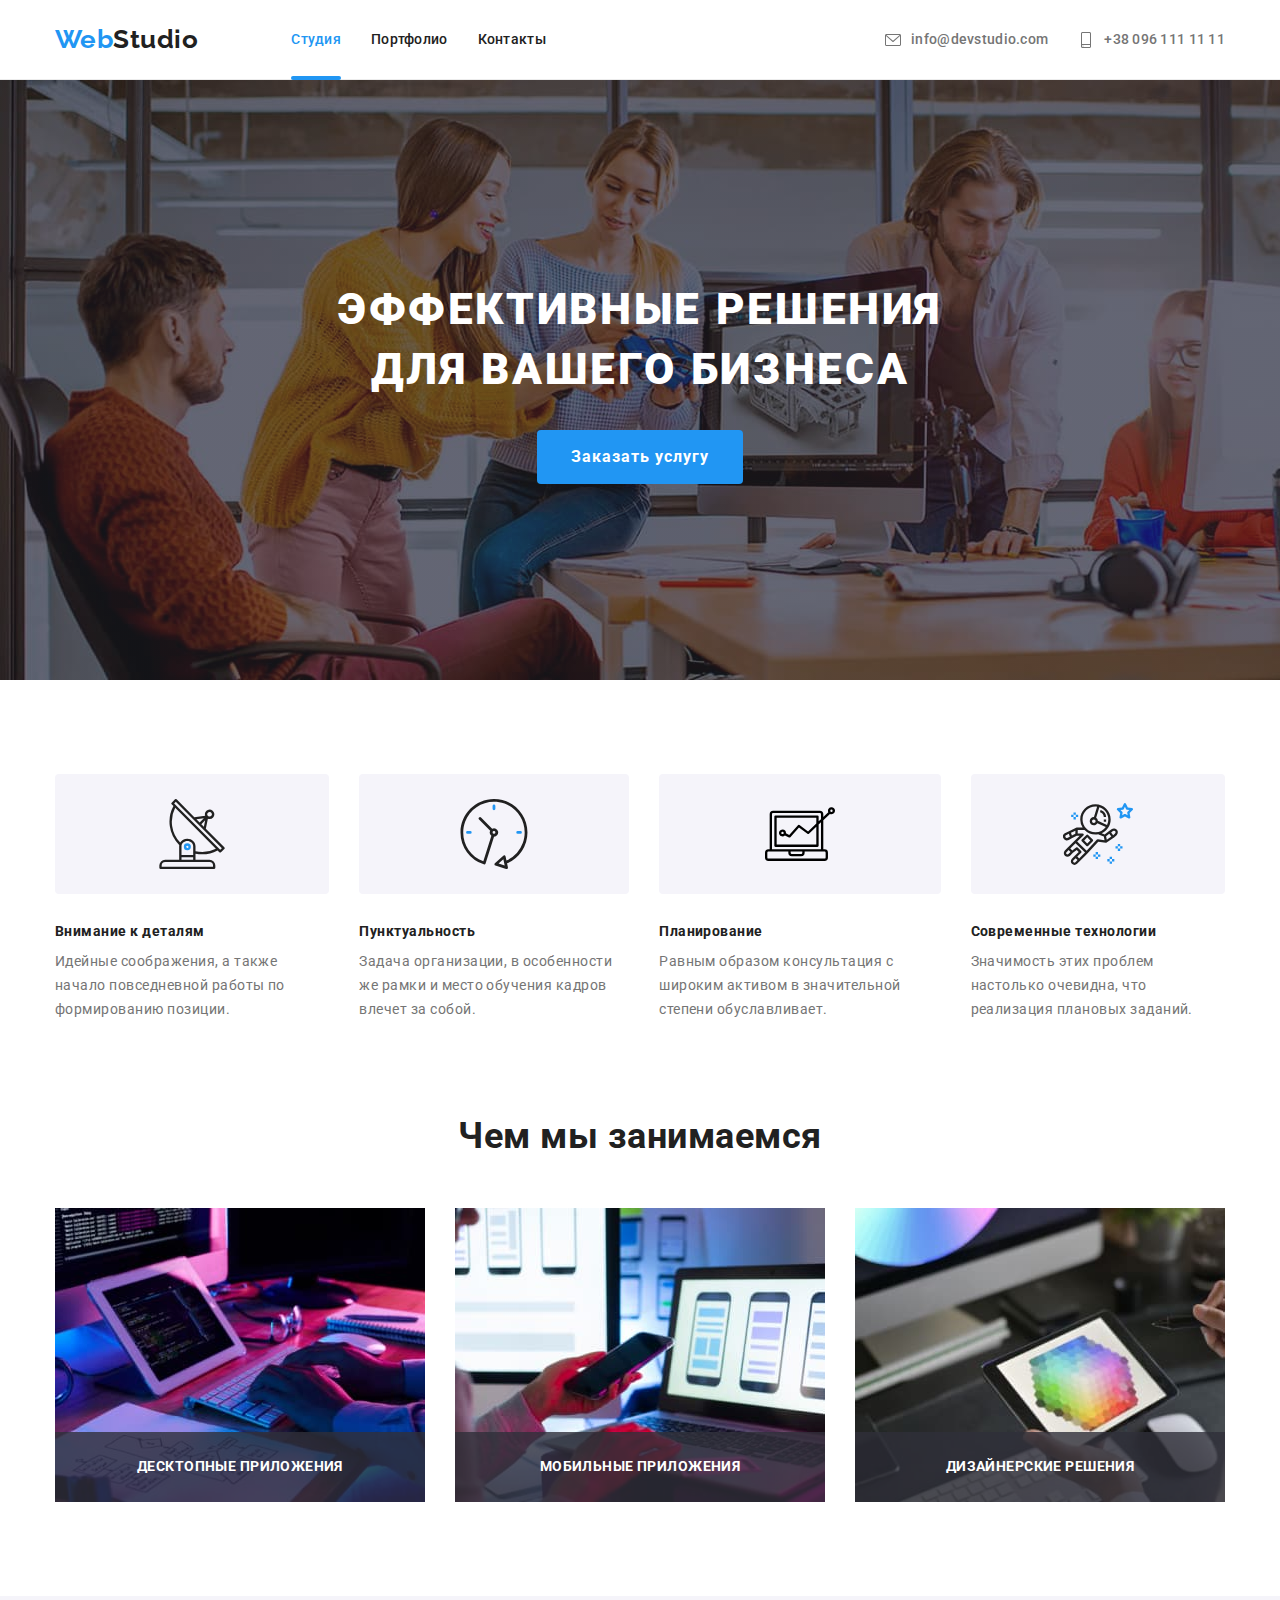
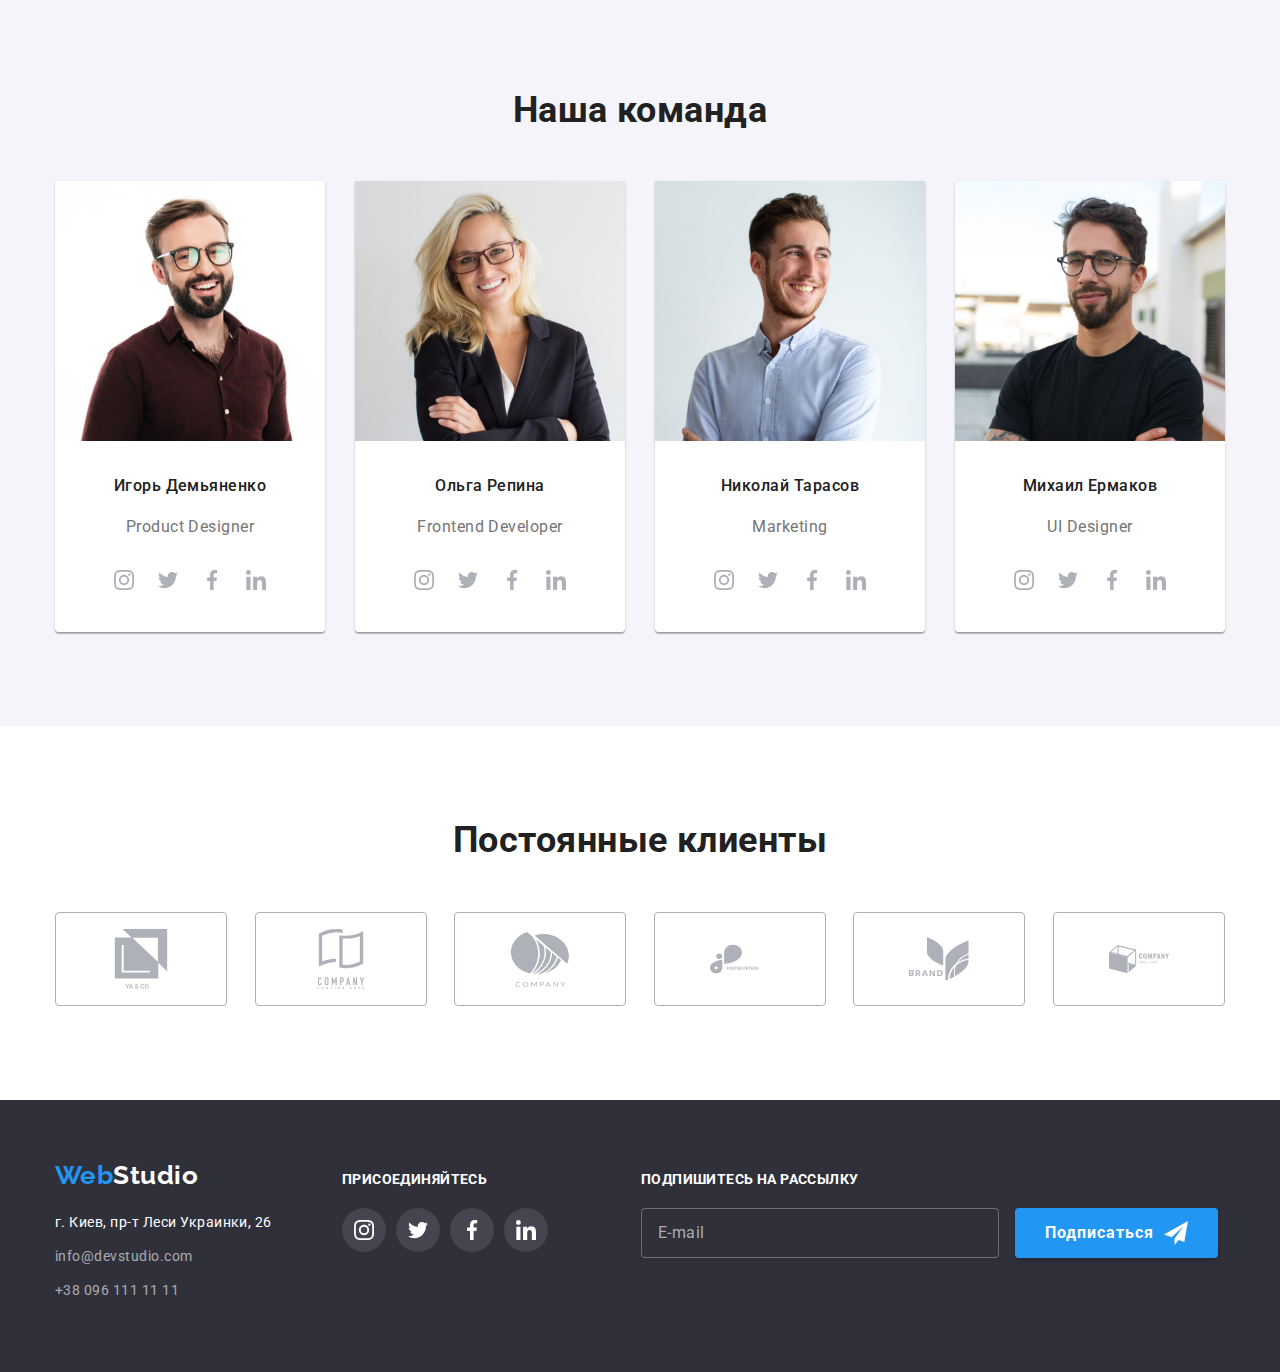
<file: index.html>
<!DOCTYPE html>
<html lang="ru">
<head>
    <meta charset="UTF-8">
    <meta http-equiv="X-UA-Compatible" content="IE=edge">
    <meta name="viewport" content="width=device-width, initial-scale=1.0">
    <title>Document</title>
    <link rel="preconnect" href="https://fonts.gstatic.com">
    <link rel="preconnect" href="https://fonts.gstatic.com">
    <link href="https://fonts.googleapis.com/css2?family=Raleway:wght@700&family=Roboto:wght@400;500;700;900&display=swap"
        rel="stylesheet">
        <link rel="stylesheet" href="https://cdnjs.cloudflare.com/ajax/libs/modern-normalize/0.7.0/modern-normalize.min.css">
        <link rel="stylesheet" href="./css/main.min.css">
</head>
<body>
    
    <header>
        <div class="container header">
            
        <nav class="nav">
        <a href="" class="logo">Web <span class="chn-color">Studio</span></a> 
        <ul class="list navList">
<li class="navList__item"> <a href="./index.html" class="navList__item--current link-nav-cur">Студия</a></li>
<li class="navList__item"> <a href="./portfolio.html" class="navList__item--due link-nav">Портфолио</a></li>
<li class="navList__item"> <a href="" class="navList__item--due link-nav">Контакты</a></li>
        </ul>
        </nav>

        <ul class="list contact-list">
            <li class="contact-list__item">
                
                <a href="mailto:info@devstudio.com" class="contact-list__link">
                    <svg class="envelope-item" width="16" height="16">
                    <use href="./images/icons.svg#icon-envelope"></use>
                </svg>info@devstudio.com</a></li>
           
                <li class="contact-list__item">
                
                <a href="tel:+380961111111" class="contact-list__link">
                    <svg class="smart-item" width="16" height="16">
                        <use href="./images/icons.svg#icon-smartphone"></use>
                    </svg>+38 096 111 11 11</a></li>
        </ul>
        
        </div>
    </header>

    <main>
<section class="hero">
    <div class="container">
<h1 class="hero__title">Эффективные решения <br /> для вашего бизнеса</h1>
<button data-modal-open type="button" class="hero__button">Заказать услугу</button>
     </div>
</section>

<section class="section">
    <div class="container">
<h2 class="hide">Описание деятельности</h2>
<ul class="list aboutus">
<li class="us-list">
    <div class="aboutus__items">
    <svg width="70" height="70">
        <use href="./images/icons.svg#icon-antenna"></use>
    </svg>
    </div>
    <h3 class="aboutus__list">Внимание к деталям</h3>
    <p class="aboutus__description">Идейные соображения, а также начало повседневной работы по формированию позиции.</p>
</li>
<li class="us-list">
    <div class="aboutus__items">
        <svg width="70" height="70">
        <use href="./images/icons.svg#icon-clock"></use> </svg>
    </div>
    <h3 class="aboutus__list">Пунктуальность</h3>
    <p class="aboutus__description">Задача организации, в особенности же рамки и место обучения кадров влечет за собой.</p>
</li>
<li class="us-list">
    <div class="aboutus__items">
        <svg width="70" height="70">
            <use href="./images/icons.svg#icon-vector"></use>
        </svg>
    </div>
    <h3 class="aboutus__list">Планирование</h3>
    <p class="aboutus__description">Равным образом консультация с широким активом в значительной степени обуславливает.</p>
</li>
<li class="us-list"> 
    <div class="aboutus__items">
        <svg width="70" height="70">
            <use href="./images/icons.svg#icon-astronaut"></use>
        </svg>
    </div>
    <h3 class="aboutus__list">Современные технологии</h3>
    <p class="aboutus__description">Значимость этих проблем настолько очевидна, что реализация плановых заданий.</p>
</li>
</ul>
</div>
</section>

<section class="section work">
    <div class="container">
<h2 class="work__title">Чем мы занимаемся</h2>
<div class="work__trumb">
   
<ul class="list worklist">
<li class="worklist__item"> <img src="./images/box1.jpg" alt="Планшет и клавиатура" width="370" height="294"> 
    <div class="work-overlay"> <p class="work-overlay__description">Десктопные приложения</p> </div>
</li>
<li class="worklist__item"> <img src="./images/box2.jpg" alt="Телефон и ноутбук" width="370" height="294">
<div class="work-overlay">
    <p class="work-overlay__description">Мобильные приложения</p>
</div>
</li>
<li class="worklist__item"> <img src="./images/box3.jpg" alt="Планшет и мышка" width="370" height="294">
<div class="work-overlay">
    <p class="work-overlay__description">Дизайнерские решения</p>
</div></li>
</ul>

</div>
</div>
</section>

<section class="section team">
    <div class="container">
    <h2 class="team__title">Наша команда</h2>
    <ul class="list">
<li class="team__item">
    <img src="./images/igor.jpg" alt="Игорь Демьяненко" width="270" height="260">
    <div class="all-team">
    <h3 class="team__name">Игорь Демьяненко</h3>
    <p class="team__position">Product Designer</p>
    <ul class="social">
        <li> <a href="" class="social__box"><svg class="social__button" width="20" height="20">
                <use href="./images/icons.svg#icon-instagram"></use>
            </svg>
            </a>
        </li>
        <li> <a href="" class="social__box">
            <svg class="social__button" width="20" height="20">
                <use href="./images/icons.svg#icon-twitter"></use>
            </svg>
            </a>
        </li>
        <li><a href="" class="social__box"><svg class="social__button" width="20" height="20">
                <use href="./images/icons.svg#icon-facebook"></use>
            </svg>
            </a>
        </li>
        <li> <a href="" class="social__box"><svg class="social__button" width="20" height="20">
                <use href="./images/icons.svg#icon-linkedin"></use>
            </svg>
            </a>
        </li>
    </ul>
    </div>
           

</li>
<li class="team__item">
    <img src="./images/olga.jpg" alt="Ольга Репина" width="270" height="260">
    <div class="all-team">
    <h3 class="team__name">Ольга Репина</h3>
    <p class="team__position">Frontend Developer</p>
    <ul class="social">
        <li> <a href="" class="social__box"><svg  width="20" height="20">
                <use href="./images/icons.svg#icon-instagram"></use>
            </svg></a>
        </li>
        <li> <a href="" class="social__box"><svg  width="20" height="20">
                <use href="./images/icons.svg#icon-twitter"></use>
            </svg></a>
        </li>
        <li> <a href="" class="social__box"><svg  width="20" height="20">
                <use href="./images/icons.svg#icon-facebook"></use>
            </svg></a>
        </li>
        <li> <a href="" class="social__box"><svg  width="20" height="20">
                <use href="./images/icons.svg#icon-linkedin"></use>
            </svg></a></li>
    </ul>
    </div>
</li>
<li class="team__item">
    <img src="./images/nikolay.jpg" alt="Николай Тарасов" width="270" height="260">
    <div class="all-team">
    <h3 class="team__name">Николай Тарасов</h3>
    <p class="team__position">Marketing</p>
    <ul class="social">
        <li> <a href="" class="social__box"><svg  width="20" height="20">
                <use href="./images/icons.svg#icon-instagram"></use>
            </svg></a>
        </li>
        <li> <a href="" class="social__box"><svg width="20" height="20">
                <use href="./images/icons.svg#icon-twitter"></use>
            </svg></a>
        </li>
        <li> <a href="" class="social__box"><svg  width="20" height="20">
                <use href="./images/icons.svg#icon-facebook"></use>
            </svg></a>
        </li>
        <li> <a href="" class="social__box"><svg  width="20" height="20">
                <use href="./images/icons.svg#icon-linkedin"></use>
            </svg></a></li>
    </ul>
    </div>
</li>
<li class="team__item">
    <img src="./images/mikhail.jpg" alt="Михаил Ермаков" width="270" height="260">
    <div class="all-team">
    <h3 class="team__name">Михаил Ермаков</h3>
    <p class="team__position">UI Designer</p>
    <ul class="social">
        <li> <a href="" class="social__box"><svg  width="20" height="20">
                <use href="./images/icons.svg#icon-instagram"></use>
            </svg></a>
        </li>
        <li> <a href="" class="social__box"><svg  width="20" height="20">
                <use href="./images/icons.svg#icon-twitter"></use>
            </svg></a>
        </li>
        <li> <a href="" class="social__box"><svg width="20" height="20">
                <use href="./images/icons.svg#icon-facebook"></use>
            </svg></a>
        </li>
        <li> <a href="" class="social__box"><svg  width="20" height="20">
                <use href="./images/icons.svg#icon-linkedin"></use>
            </svg></a></li>
    </ul>
    </div>
</li>
</ul>
</div>
</section>
<section class="section">
    <div class="container">
        <h2 class="client__title">Постоянные клиенты</h2>
        <ul class="client__list">
            <li> 
                <a href="" class="client__items">
                <svg  width="106" height="60">
                    <use href="./images/icons.svg#icon-yacoo">
                    </use>
                </svg>
                </a>
            </li>
            <li>
                <a href="" class="client__items">
            <svg  width="106" height="60">
                <use href="./images/icons.svg#icon-thirdcompany">
                </use>
            </svg>
        </a>
            </li>
            <li>
               <a href="" class="client__items">
                <svg width="106" height="60">
                    <use href="./images/icons.svg#icon-secondcompany">
                    </use>
                </svg>
                </a>
            </li>
            <li>
                <a href="" class="client__items">
                <svg width="106" height="60">
                    <use href="./images/icons.svg#icon-foster">
                    </use>
                </svg>
                </a>
            </li>
            <li>
            <a href="" class="client__items">
                <svg  width="106" height="60">
                    <use href="./images/icons.svg#icon-brand">
                    </use>
                </svg>
                </a>
            </li>
            <li>
                <a href="" class="client__items">
                <svg width="106" height="60">
                    <use href="./images/icons.svg#icon-company">
                    </use>
                </svg>
                </a>
            </li>
        </ul>
    </div>
</section>
    </main>
<footer class="footer">
    <div class="container">
        <div class="podval">
        <div class="all-adress">
    <a href="" class="logo-podval"> <span class="chn-color-ftr">Web</span>Studio</a>
    <address>
        <ul class="list add-list">
            <li class="add-list__item">
                <p class="adress-podval">г. Киев, пр-т Леси Украинки, 26</p>
            </li>
            <li class="add-list__item"><a href="mailto:info@devstudio.com" class="link-podval">info@devstudio.com</a></li>
            <li class="add-list__item"> <a href="tel:+380961111111" class="link-podval">+38 096 111 11 11</a></li>
        </ul>
    </address>
    </div>
<div>
    <h3 class="footersocial__title">присоединяйтесь</h3>
    <ul class="footersocial__list">
<li class="footersocial__item">
    <a class="footersocial__link" href="">
        <svg class="footersocial__link--color" width="20" height="20">
            <use href="./images/icons.svg#icon-instagram">
            </use>
        </svg>
    </a>
</li>
<li class="footersocial__item">
    <a class="footersocial__link" href="">
        <svg class="footersocial__link--color" width="20" height="20">
            <use href="./images/icons.svg#icon-twitter">
            </use>
        </svg>
    </a>
</li>
<li class="footersocial__item">
    <a class="footersocial__link" href="">
        <svg class="footersocial__link--color" width="20" height="20">
            <use href="./images/icons.svg#icon-facebook">
            </use>
        </svg>
    </a>
</li>
<li class="footersocial__item">
    <a class="footersocial__link" href="">
        <svg class="footersocial__link--color" width="20" height="20">
            <use href="./images/icons.svg#icon-linkedin">
            </use>
        </svg>
    </a>
</li>
    </ul>
</div>
<div class="send-form">
    <form>
        <label>
            <span class="send-form__title">Подпишитесь на рассылку</span>
            <input class="email-send" type="email" name="email-send" placeholder="E-mail">
        
            <button class="send-form__button" type="submit">Подписаться
            <svg class="send-form__icon" width="24" height="24">
                <use href="./images/send.svg#icon-send"></use>
            </svg>
            </button>
        </label>
    </form>
</div>

</div>
    </div>
</footer>
<div class="backdrop is-hidden" data-modal>
    <div class="modal">
    <button data-modal-close class="modal__button">
        <svg width="11" height="11">
            <use href='./images/modal.svg#icon-close'></use>
        </svg>
    </button>
    <form class="modal__form">
        
        <p class="modal__title">Оставьте свои данные, мы вам перезвоним</p> 
         <label class="modal__field">
           <span class="modal__field--title">Имя</span> 
           <div class="person-input">
            <input class="modal__input" type="text" name="name" id="">
            <svg class="modal__icon" width="18" height="18">
                <use href="./images/icons.svg#icon-person"></use>
            </svg>
            </div>
            </label>

            <label class="modal__field">
            <span class="modal__field--title">Телефон</span>
            <div class="tel-input">
            <input class="modal__input" type="tel" name="telephone" id="">
            <svg class="modal__icon" width="18" height="18">
                <use href="./images/icons.svg#icon-phone"></use>
            </svg>
            </div>
            </label>

            <label class="modal__field">
            <span class="modal__field--title">Почта</span>
            <div class="email-input">
            <input class="modal__input" type="email" name="email" id="">
            <svg class="modal__icon" width="18" height="18">
                <use href="./images/icons.svg#icon-email"></use>
            </svg>
            </div>
            </label>

            <label class="modal__field">
                <span class="modal__field--title">Комментарий</span>
                <textarea class="modal__comments" name="comments" rows="6" placeholder="Введите текст"></textarea>
            </label>

            <label class="modal__form-check">
                <input class="modal__checkbox" type="checkbox" name="deal">
                <span class="modal__checkbox--icon"></span>
                </span>
               <span class="modal__checkbox--description">Соглашаюсь с рассылкой и принимаю <a href="" class="modal__checkbox--link">Условия договора</a> </span> 
            </label>

            <button class="modal__button--submit" type="submit">Отправить</button>

        

    </form>
    </div>
</div>
<script src="./js/modal.js"></script>
</body>
</html>
</file>
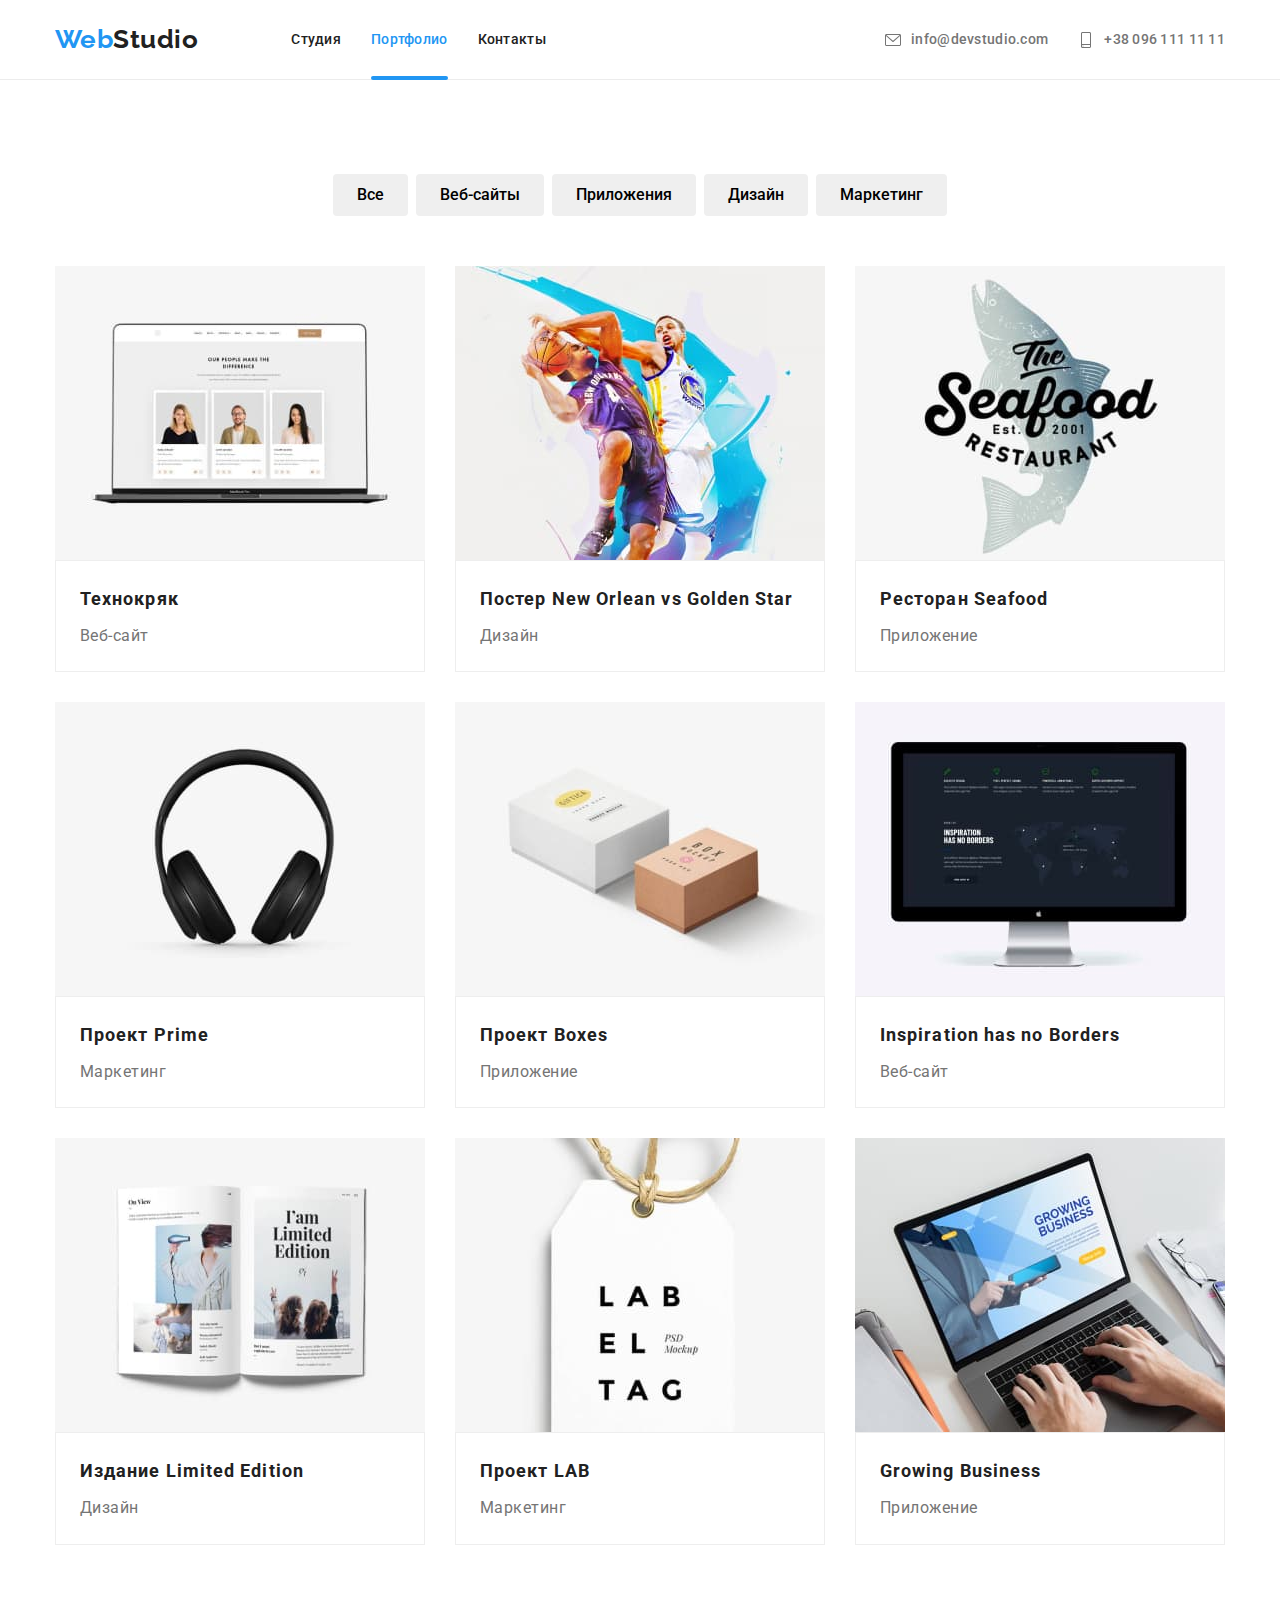
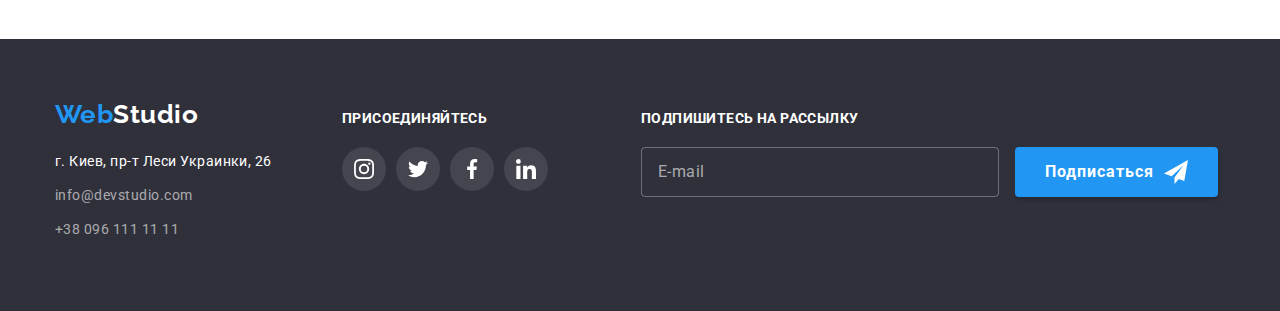
<file: portfolio.html>
<!DOCTYPE html>
<html lang="ru">
<head>
    <meta charset="UTF-8">
    <meta http-equiv="X-UA-Compatible" content="IE=edge">
    <meta name="viewport" content="width=device-width, initial-scale=1.0">
    <title>Document</title>
    <link rel="preconnect" href="https://fonts.gstatic.com">
    <link rel="preconnect" href="https://fonts.gstatic.com">
    <link href="https://fonts.googleapis.com/css2?family=Raleway:wght@700&family=Roboto:wght@400;500;700;900&display=swap"
        rel="stylesheet">
    <link rel="stylesheet" href="https://cdnjs.cloudflare.com/ajax/libs/modern-normalize/0.7.0/modern-normalize.min.css">
        <link rel="stylesheet" href="./css/main.min.css">
</head>
<body>
    
    <header>
        <div class="container header">
    
            <nav class="nav">
                <a href="" class="logo">Web <span class="chn-color">Studio</span></a>
                <ul class="list navList">
                    <li class="navList__item"> <a href="./index.html" class="navList__item--due link-nav">Студия</a></li>
                    <li class="navList__item"> <a href="./portfolio.html" class="navList__item--current link-nav-cur">Портфолио</a></li>
                    <li class="navList__item"> <a href="" class="navList__item--due link-nav">Контакты</a></li>
                </ul>
            </nav>
    
            <ul class="list contact-list">
                <li class="contact-list__item">
    
                    <a href="mailto:info@devstudio.com" class="contact-list__link">
                        <svg class="envelope-item" width="16" height="16">
                            <use href="./images/icons.svg#icon-envelope"></use>
                        </svg>info@devstudio.com</a>
                </li>
    
                <li class="contact-list__item">
    
                    <a href="tel:+380961111111" class="contact-list__link">
                        <svg class="smart-item" width="16" height="16">
                            <use href="./images/icons.svg#icon-smartphone"></use>
                        </svg>+38 096 111 11 11</a>
                </li>
            </ul>
    
        </div>
    </header>
    
    <main>
<section class="section">
    <div class="container"> 
        
    <h1 class="hide">главная навигация</h1>
    <ul class="list button-list">
        <li class="button-list__item"> <button type="button" class="button-list__portfolio">Все</button>  </li>
        <li class="button-list__item"> <button type="button" class="button-list__portfolio">Веб-сайты</button></li>
        <li class="button-list__item"> <button type="button" class="button-list__portfolio">Приложения</button></li>
        <li class="button-list__item"> <button type="button" class="button-list__portfolio">Дизайн</button></li>
        <li class="button-list__item"> <button type="button" class="button-list__portfolio">Маркетинг</button></li>
    </ul>
      
    
    
        <ul class="card-set">
<li class="card-set__item"> 
    <a href="" class="card">
        <div class="card__trumb">
    <img src="./images/port1.jpg" alt="ноутбук" width="370">
    <div class="card__overlay">
        <p class="card__description">Технокряк это современная площадка распространения коронавируса. Компании используют эту платформу для цифрового
        шпионажа и атак на защищённые сервера конкурентов.</p>
    </div>
    </div>
    <div class="card-content">
    <h2 class="card-content__title">Технокряк</h2>
    <p class="card-content__description">Веб-сайт</p>
    </div>
    </a>
</li>
<li class="card-set__item">
    <a href="" class="card">
        <div class="card__trumb">
    <img src="./images/port2.jpg" alt="игроки в баскетбол" width="370">
    <div class="card__overlay">
        <p class="card__description">Технокряк это современная площадка распространения коронавируса. Компании используют эту
            платформу для цифрового
            шпионажа и атак на защищённые сервера конкурентов.</p>
    </div>
    </div>
    <div class="card-content">
    <h2 class="card-content__title">Постер New Orlean vs Golden Star</h2>
    <p class="card-content__description">Дизайн</p>
    </div>
    </a>
</li>
<li class="card-set__item">
    <a href="" class="card">
        <div class="card__trumb">
    <img src="./images/port3.jpg" alt="рыба" width="370"> 
    <div class="card__overlay">
        <p class="card__description">Технокряк это современная площадка распространения коронавируса. Компании используют эту
            платформу для цифрового
            шпионажа и атак на защищённые сервера конкурентов.</p>
    </div>
    </div>
    <div class="card-content">
    <h2 class="card-content__title">Ресторан Seafood</h2>
    <p class="card-content__description">Приложение</p>
    </div>
    </a>
</li>
<li class="card-set__item">
    <a href="" class="card">
        <div class="card__trumb">
    <img src="./images/port4.jpg" alt="наушники" width="370">
<div class="card__overlay">
    <p class="card__description">Технокряк это современная площадка распространения коронавируса. Компании используют эту
        платформу для цифрового
        шпионажа и атак на защищённые сервера конкурентов.</p>
</div>
</div>
    <div class="card-content">
    <h2 class="card-content__title">Проект Prime</h2>
    <p class="card-content__description">Маркетинг</p>
    </div>
    </a>
</li>
<li class="card-set__item">
    <a href="" class="card">
        <div class="card__trumb">
    <img src="./images/port5.jpg" alt="две коробки" width="370">
    <div class="card__overlay">
        <p class="card__description">Технокряк это современная площадка распространения коронавируса. Компании используют эту
            платформу для цифрового
            шпионажа и атак на защищённые сервера конкурентов.</p>
    </div>
    </div>
    <div class="card-content">
    <h2 class="card-content__title">Проект Boxes</h2>
    <p class="card-content__description">Приложение</p>
    </div>
    </a>
</li>
<li class="card-set__item">
    <a href="" class="card">
        <div class="card__trumb">
    <img src="./images/port6.jpg" alt="монитор копьютера" width="370">
    <div class="card__overlay">
        <p class="card__description">Технокряк это современная площадка распространения коронавируса. Компании используют эту
            платформу для цифрового
            шпионажа и атак на защищённые сервера конкурентов.</p>
    </div>
    </div>
    <div class="card-content">
    <h2 class="card-content__title">Inspiration has no Borders</h2>
    <p class="card-content__description">Веб-сайт</p>
    </div>
    </a>
</li>
<li class="card-set__item">
    <a href="" class="card">
            <div class="card__trumb">
    <img src="./images/port7.jpg" alt="развернутая книга" width="370">
    <div class="card__overlay">
        <p class="card__description">Технокряк это современная площадка распространения коронавируса. Компании используют эту
            платформу для цифрового
            шпионажа и атак на защищённые сервера конкурентов.</p>
    </div>
    </div>
    <div class="card-content">
    <h2 class="card-content__title">Издание Limited Edition</h2>
    <p class="card-content__description">Дизайн</p>
    </div>
    </a>
</li>
<li class="card-set__item">
    <a href="" class="card">
        <div class="card__trumb">
    <img src="./images/port8.jpg" alt="бирка с надписями" width="370">
    <div class="card__overlay">
        <p class="card__description">Технокряк это современная площадка распространения коронавируса. Компании используют эту
            платформу для цифрового
            шпионажа и атак на защищённые сервера конкурентов.</p>
    </div>
    </div>
    <div class="card-content">
    <h2 class="card-content__title">Проект LAB</h2>
    <p class="card-content__description">Маркетинг</p>
    </div>
    </a>
</li>
<li class="card-set__item">
    <a href="" class="card">
    <div class="card__trumb">
    <img src="./images/port9.jpg" alt="ноутбук на котором печатают" width="370">
    <div class="card__overlay">
        <p class="card__description">Технокряк это современная площадка распространения коронавируса. Компании используют эту
            платформу для цифрового
            шпионажа и атак на защищённые сервера конкурентов.</p>
    </div>
    </div>
    <div class="card-content">
    <h2 class="card-content__title">Growing Business</h2>
    <p class="card-content__description">Приложение</p>
    </div>
    </a>
</li>

</ul>
</div>
</section>

    </main>
    <footer class="footer">
        <div class="container">
            <div class="podval">
                <div class="all-adress">
                    <a href="" class="logo-podval"> <span class="chn-color-ftr">Web</span>Studio</a>
                    <address>
                        <ul class="list add-list">
                            <li class="add-list__item">
                                <p class="adress-podval">г. Киев, пр-т Леси Украинки, 26</p>
                            </li>
                            <li class="add-list__item"><a href="mailto:info@devstudio.com"
                                    class="link-podval">info@devstudio.com</a></li>
                            <li class="add-list__item"> <a href="tel:+380961111111" class="link-podval">+38 096 111 11 11</a>
                            </li>
                        </ul>
                    </address>
                </div>
                <div>
                    <h3 class="footersocial__title">присоединяйтесь</h3>
                    <ul class="footersocial__list">
                        <li class="footersocial__item">
                            <a class="footersocial__link" href="">
                                <svg class="footersocial__link--color" width="20" height="20">
                                    <use href="./images/icons.svg#icon-instagram">
                                    </use>
                                </svg>
                            </a>
                        </li>
                        <li class="footersocial__item">
                            <a class="footersocial__link" href="">
                                <svg class="footersocial__link--color" width="20" height="20">
                                    <use href="./images/icons.svg#icon-twitter">
                                    </use>
                                </svg>
                            </a>
                        </li>
                        <li class="footersocial__item">
                            <a class="footersocial__link" href="">
                                <svg class="footersocial__link--color" width="20" height="20">
                                    <use href="./images/icons.svg#icon-facebook">
                                    </use>
                                </svg>
                            </a>
                        </li>
                        <li class="footersocial__item">
                            <a class="footersocial__link" href="">
                                <svg class="footersocial__link--color" width="20" height="20">
                                    <use href="./images/icons.svg#icon-linkedin">
                                    </use>
                                </svg>
                            </a>
                        </li>
                    </ul>
                </div>
                <div class="send-form">
                    <form>
                        <label>
                            <span class="send-form__title">Подпишитесь на рассылку</span>
                            <input class="email-send" type="email" name="email-send" placeholder="E-mail">
                
                            <button class="send-form__button" type="submit">Подписаться
                                <svg class="send-form__icon" width="24" height="24">
                                    <use href="./images/send.svg#icon-send"></use>
                                </svg>
                            </button>
                        </label>
                    </form>
                </div>
            </div>
        </div>
    </footer>
    </div>
    <script src="./js/modal.js"></script>
</body>
</html>
</file>
<file: css/main.min.css>
p,ul,h1,h2,h3,h4,h5{margin:0;padding:0}ul{list-style:none}img{display:block;max-width:100%;height:auto}body{background-color:#fff;color:#212121;font-family:"Roboto",sans-serif;letter-spacing:.03em;-webkit-box-sizing:border-box;box-sizing:border-box}.container{width:1200px;margin-left:auto;margin-right:auto;padding-right:15px;padding-left:15px}.list{display:-webkit-box;display:-ms-flexbox;display:flex}a{text-decoration:none}.nav{display:-webkit-box;display:-ms-flexbox;display:flex;-webkit-box-align:center;-ms-flex-align:center;align-items:center}.header{display:-webkit-box;display:-ms-flexbox;display:flex;-webkit-box-pack:justify;-ms-flex-pack:justify;justify-content:space-between;-webkit-box-align:center;-ms-flex-align:center;align-items:center}header{border-bottom:1px solid #ececec;height:80px;display:-webkit-box;display:-ms-flexbox;display:flex}.logo{font-family:"Raleway";font-weight:700;font-size:26px;line-height:1.2;color:#2196f3;margin-right:93px;display:-webkit-box;display:-ms-flexbox;display:flex}.chn-color{color:#212121}.contact-list{display:-webkit-box;display:-ms-flexbox;display:flex;-webkit-box-align:center;-ms-flex-align:center;align-items:center}.contact-list__item{display:-webkit-box;display:-ms-flexbox;display:flex;-webkit-box-align:center;-ms-flex-align:center;align-items:center}.contact-list__item:not(:first-child){margin-left:30px}.envelope-item{margin-right:10px;fill:currentColor}.smart-item{margin-right:10px;fill:currentColor}.navList__item:not(:last-child){margin-right:30px}.navList__item--due{font-weight:500;font-size:14px;line-height:1.15;letter-spacing:.02em;color:#212121}.navList__item--current{font-weight:500;font-size:14px;line-height:1.15;letter-spacing:.02em;color:#2196f3}.link-nav{-webkit-transition:color 250ms cubic-bezier(0.4, 0, 0.2, 1),-webkit-transform 250ms cubic-bezier(0.4, 0, 0.2, 1);transition:color 250ms cubic-bezier(0.4, 0, 0.2, 1),-webkit-transform 250ms cubic-bezier(0.4, 0, 0.2, 1);transition:color 250ms cubic-bezier(0.4, 0, 0.2, 1),transform 250ms cubic-bezier(0.4, 0, 0.2, 1);transition:color 250ms cubic-bezier(0.4, 0, 0.2, 1),transform 250ms cubic-bezier(0.4, 0, 0.2, 1),-webkit-transform 250ms cubic-bezier(0.4, 0, 0.2, 1)}.link-nav:hover,.link-nav:focus{color:#2196f3;-webkit-transform:scale(0.9);transform:scale(0.9)}.contact-list__link{color:#757575;font-weight:500;font-size:14px;line-height:1.5;letter-spacing:.02em;cursor:pointer;display:-webkit-box;display:-ms-flexbox;display:flex;-webkit-box-align:center;-ms-flex-align:center;align-items:center;-webkit-transition:color 250ms cubic-bezier(0.4, 0, 0.2, 1),-webkit-transform 250ms cubic-bezier(0.4, 0, 0.2, 1);transition:color 250ms cubic-bezier(0.4, 0, 0.2, 1),-webkit-transform 250ms cubic-bezier(0.4, 0, 0.2, 1);transition:transform 250ms cubic-bezier(0.4, 0, 0.2, 1),color 250ms cubic-bezier(0.4, 0, 0.2, 1);transition:transform 250ms cubic-bezier(0.4, 0, 0.2, 1),color 250ms cubic-bezier(0.4, 0, 0.2, 1),-webkit-transform 250ms cubic-bezier(0.4, 0, 0.2, 1)}.contact-list__link:hover,.contact-list__link:focus{color:#2196f3;fill:#2196f3;-webkit-transform:scale(1.1);transform:scale(1.1)}.hero{max-width:1600px;margin-left:auto;margin-right:auto;height:600px;padding-top:200px;padding-bottom:200px;background-image:-webkit-gradient(linear, left top, right top, from(rgba(47, 48, 58, 0.4)), to(rgba(47, 48, 58, 0.4))),url(../images/bigteam.jpg);background-image:linear-gradient(to right, rgba(47, 48, 58, 0.4), rgba(47, 48, 58, 0.4)),url(../images/bigteam.jpg);background-repeat:no-repeat;background-size:cover;text-align:center}.hero__title{font-weight:900;font-size:44px;line-height:1.36;letter-spacing:.06em;color:#fff;text-transform:uppercase;display:block;text-align:center;margin-left:auto;margin-right:auto;margin-top:0;margin-bottom:30px}.hero__button{font-weight:700;font-size:16px;line-height:1.9;letter-spacing:.06em;color:#fff;background-color:#2196f3;padding:10px 32px;border-radius:4px;border-color:transparent;display:inline-block;-webkit-transition:background-color 250ms cubic-bezier(0.4, 0, 0.2, 1),color 250ms cubic-bezier(0.4, 0, 0.2, 1),-webkit-transform 250ms cubic-bezier(0.4, 0, 0.2, 1);transition:background-color 250ms cubic-bezier(0.4, 0, 0.2, 1),color 250ms cubic-bezier(0.4, 0, 0.2, 1),-webkit-transform 250ms cubic-bezier(0.4, 0, 0.2, 1);transition:transform 250ms cubic-bezier(0.4, 0, 0.2, 1),background-color 250ms cubic-bezier(0.4, 0, 0.2, 1),color 250ms cubic-bezier(0.4, 0, 0.2, 1);transition:transform 250ms cubic-bezier(0.4, 0, 0.2, 1),background-color 250ms cubic-bezier(0.4, 0, 0.2, 1),color 250ms cubic-bezier(0.4, 0, 0.2, 1),-webkit-transform 250ms cubic-bezier(0.4, 0, 0.2, 1)}.hero__button:hover,.hero__button:focus{background-color:#757575;color:#212121;-webkit-transform:scale(1.1);transform:scale(1.1)}.client__title{font-size:36px;line-height:1.16;color:#212121;display:block;text-align:center;margin-bottom:50px}.client__list{display:-webkit-box;display:-ms-flexbox;display:flex;-webkit-box-pack:justify;-ms-flex-pack:justify;justify-content:space-between}.client__items{display:-webkit-box;display:-ms-flexbox;display:flex;-webkit-box-align:center;-ms-flex-align:center;align-items:center;-webkit-box-pack:center;-ms-flex-pack:center;justify-content:center;border:1px solid #afb1b8;border-radius:4px;border-color:#afb1b8;fill:#afb1b8;padding:16px 32px;-webkit-transition:border-color 250ms cubic-bezier(0.4, 0, 0.2, 1),fill 250ms cubic-bezier(0.4, 0, 0.2, 1),-webkit-transform 250ms cubic-bezier(0.4, 0, 0.2, 1);transition:border-color 250ms cubic-bezier(0.4, 0, 0.2, 1),fill 250ms cubic-bezier(0.4, 0, 0.2, 1),-webkit-transform 250ms cubic-bezier(0.4, 0, 0.2, 1);transition:transform 250ms cubic-bezier(0.4, 0, 0.2, 1),border-color 250ms cubic-bezier(0.4, 0, 0.2, 1),fill 250ms cubic-bezier(0.4, 0, 0.2, 1);transition:transform 250ms cubic-bezier(0.4, 0, 0.2, 1),border-color 250ms cubic-bezier(0.4, 0, 0.2, 1),fill 250ms cubic-bezier(0.4, 0, 0.2, 1),-webkit-transform 250ms cubic-bezier(0.4, 0, 0.2, 1)}.client__items:hover,.client__items:focus{border-color:#2196f3;fill:#2196f3;cursor:pointer;-webkit-transform:scale(1.1);transform:scale(1.1)}.hide{display:none}.section{padding-top:94px;padding-bottom:94px}.aboutus{display:-webkit-box;display:-ms-flexbox;display:flex;-webkit-box-pack:justify;-ms-flex-pack:justify;justify-content:space-between}.aboutus__list{font-size:14px;line-height:1.14;margin-bottom:10px}.aboutus__description{font-size:14px;line-height:1.71;color:#757575}.us-list:not(:last-child){margin-right:30px}.aboutus__items{display:-webkit-box;display:-ms-flexbox;display:flex;-webkit-box-pack:center;-ms-flex-pack:center;justify-content:center;background-color:#f5f4fa;border-radius:4px;margin-bottom:30px;padding:25px 0px}.team{background:#f5f4fa}.team__title{font-size:36px;line-height:1.16;color:#212121;display:block;text-align:center;margin-bottom:50px}.team__name{font-weight:500;font-size:16px;line-height:1.9;color:#212121;display:block;text-align:center;margin-bottom:10px}.team__position{font-size:16px;line-height:1.9;color:#757575;display:block;text-align:center;margin-bottom:16px}.team__item{-webkit-box-shadow:0px 1px 3px rgba(0,0,0,.12),0px 1px 1px rgba(0,0,0,.14),0px 2px 1px rgba(0,0,0,.2);box-shadow:0px 1px 3px rgba(0,0,0,.12),0px 1px 1px rgba(0,0,0,.14),0px 2px 1px rgba(0,0,0,.2);border-radius:0px 0px 4px 4px}.team__item:not(:last-child){margin-right:30px}.all-team{padding-top:30px;padding-bottom:30px;background-color:#fff;border-radius:0px 0px 4px 4px}.social{display:-webkit-box;display:-ms-flexbox;display:flex;-webkit-box-pack:center;-ms-flex-pack:center;justify-content:center}.social__box{display:-webkit-box;display:-ms-flexbox;display:flex;-webkit-box-pack:center;-ms-flex-pack:center;justify-content:center;padding:12px;border-radius:50%;fill:#afb1b8;-webkit-transition:background-color 250ms cubic-bezier(0.4, 0, 0.2, 1),fill 250ms cubic-bezier(0.4, 0, 0.2, 1),-webkit-transform 250ms cubic-bezier(0.4, 0, 0.2, 1);transition:background-color 250ms cubic-bezier(0.4, 0, 0.2, 1),fill 250ms cubic-bezier(0.4, 0, 0.2, 1),-webkit-transform 250ms cubic-bezier(0.4, 0, 0.2, 1);transition:transform 250ms cubic-bezier(0.4, 0, 0.2, 1),background-color 250ms cubic-bezier(0.4, 0, 0.2, 1),fill 250ms cubic-bezier(0.4, 0, 0.2, 1);transition:transform 250ms cubic-bezier(0.4, 0, 0.2, 1),background-color 250ms cubic-bezier(0.4, 0, 0.2, 1),fill 250ms cubic-bezier(0.4, 0, 0.2, 1),-webkit-transform 250ms cubic-bezier(0.4, 0, 0.2, 1)}.social__box:hover,.social__box:focus{background-color:#2196f3;cursor:pointer;fill:#fff;-webkit-transform:scale(1.2);transform:scale(1.2)}.social__box:not(:last-child){margin-right:10px}.button-list{-webkit-box-pack:center;-ms-flex-pack:center;justify-content:center;margin-bottom:50px}.button-list__portfolio{font-weight:500;font-size:16px;line-height:1.6;cursor:pointer;border-color:transparent;border-radius:4px;display:-webkit-box;display:-ms-flexbox;display:flex;-webkit-box-pack:center;-ms-flex-pack:center;justify-content:center;padding:6px 22px;-webkit-transition:background-color 250ms cubic-bezier(0.4, 0, 0.2, 1),color 250ms cubic-bezier(0.4, 0, 0.2, 1),-webkit-transform 250ms cubic-bezier(0.4, 0, 0.2, 1),-webkit-box-shadow 250ms cubic-bezier(0.4, 0, 0.2, 1);transition:background-color 250ms cubic-bezier(0.4, 0, 0.2, 1),color 250ms cubic-bezier(0.4, 0, 0.2, 1),-webkit-transform 250ms cubic-bezier(0.4, 0, 0.2, 1),-webkit-box-shadow 250ms cubic-bezier(0.4, 0, 0.2, 1);transition:transform 250ms cubic-bezier(0.4, 0, 0.2, 1),background-color 250ms cubic-bezier(0.4, 0, 0.2, 1),color 250ms cubic-bezier(0.4, 0, 0.2, 1),box-shadow 250ms cubic-bezier(0.4, 0, 0.2, 1);transition:transform 250ms cubic-bezier(0.4, 0, 0.2, 1),background-color 250ms cubic-bezier(0.4, 0, 0.2, 1),color 250ms cubic-bezier(0.4, 0, 0.2, 1),box-shadow 250ms cubic-bezier(0.4, 0, 0.2, 1),-webkit-transform 250ms cubic-bezier(0.4, 0, 0.2, 1),-webkit-box-shadow 250ms cubic-bezier(0.4, 0, 0.2, 1)}.button-list__portfolio:hover,.button-list__portfolio:focus{background-color:#2196f3;color:#fff;-webkit-box-shadow:0px 3px 1px rgba(0,0,0,.1),0px 1px 2px rgba(0,0,0,.08),0px 2px 2px rgba(0,0,0,.12);box-shadow:0px 3px 1px rgba(0,0,0,.1),0px 1px 2px rgba(0,0,0,.08),0px 2px 2px rgba(0,0,0,.12);-webkit-transform:scale(0.9);transform:scale(0.9)}.button-list__item:not(:last-child){margin-right:8px}.card-set{padding:0;margin:0;display:-webkit-box;display:-ms-flexbox;display:flex;-ms-flex-wrap:wrap;flex-wrap:wrap;margin-top:calc(-1 * 30px);margin-left:calc(-1 * 30px)}.card-set__item{-webkit-box-pack:justify;-ms-flex-pack:justify;justify-content:space-between;margin-top:30px;margin-left:30px;-webkit-box-sizing:border-box;box-sizing:border-box;-webkit-transition:-webkit-transform 250ms cubic-bezier(0.4, 0, 0.2, 1),-webkit-box-shadow 250ms cubic-bezier(0.4, 0, 0.2, 1);transition:-webkit-transform 250ms cubic-bezier(0.4, 0, 0.2, 1),-webkit-box-shadow 250ms cubic-bezier(0.4, 0, 0.2, 1);transition:transform 250ms cubic-bezier(0.4, 0, 0.2, 1),box-shadow 250ms cubic-bezier(0.4, 0, 0.2, 1);transition:transform 250ms cubic-bezier(0.4, 0, 0.2, 1),box-shadow 250ms cubic-bezier(0.4, 0, 0.2, 1),-webkit-transform 250ms cubic-bezier(0.4, 0, 0.2, 1),-webkit-box-shadow 250ms cubic-bezier(0.4, 0, 0.2, 1)}.card-set__item:hover,.card-set__item:focus{-webkit-box-shadow:0px 1px 1px rgba(0,0,0,.12),0px 4px 4px rgba(0,0,0,.06),1px 4px 6px rgba(0,0,0,.16);box-shadow:0px 1px 1px rgba(0,0,0,.12),0px 4px 4px rgba(0,0,0,.06),1px 4px 6px rgba(0,0,0,.16);cursor:pointer;-webkit-transform:scale(1.1);transform:scale(1.1)}.card-content{padding:20px 24px;border:1px solid #eee}.card-content__title{color:#212121;font-size:18px;line-height:2;letter-spacing:.06em;margin-bottom:4px}.card-content__description{color:#757575;font-size:16px;line-height:1.9}.footer{background-color:#2f303a;padding-top:60px;padding-bottom:60px}.add-list{display:inline-block}.logo-podval{display:inline-block;font-family:"Raleway";font-weight:700;font-size:26px;line-height:1.2;color:#fff;margin-bottom:20px}.link-podval{color:rgba(255,255,255,.6);display:block;font-size:14px;line-height:1.7;font-style:normal;margin-bottom:10px;-webkit-transition:color 250ms cubic-bezier(0.4, 0, 0.2, 1),-webkit-transform 250ms cubic-bezier(0.4, 0, 0.2, 1);transition:color 250ms cubic-bezier(0.4, 0, 0.2, 1),-webkit-transform 250ms cubic-bezier(0.4, 0, 0.2, 1);transition:transform 250ms cubic-bezier(0.4, 0, 0.2, 1),color 250ms cubic-bezier(0.4, 0, 0.2, 1);transition:transform 250ms cubic-bezier(0.4, 0, 0.2, 1),color 250ms cubic-bezier(0.4, 0, 0.2, 1),-webkit-transform 250ms cubic-bezier(0.4, 0, 0.2, 1)}.link-podval:not(:last-child){margin-bottom:10px}.link-podval:hover,.link-podval:focus{color:#2196f3;-webkit-transform:scale(1.1);transform:scale(1.1)}.adress-podval{font-size:14px;font-style:normal;line-height:1.7;color:#fff;display:block}.add-list__item:not(:last-child){margin-bottom:10px}.chn-color-ftr{color:#2196f3}.footersocial__title{font-size:14px;line-height:1.14;letter-spacing:.03em;text-transform:uppercase;color:#fff;margin-bottom:20px}.podval{display:-webkit-box;display:-ms-flexbox;display:flex;-webkit-box-align:baseline;-ms-flex-align:baseline;align-items:baseline}.all-adress{margin-right:70px}.footersocial__list{display:-webkit-box;display:-ms-flexbox;display:flex;list-style:none;-webkit-box-pack:start;-ms-flex-pack:start;justify-content:flex-start}.footersocial__link{display:-webkit-box;display:-ms-flexbox;display:flex;-webkit-box-pack:center;-ms-flex-pack:center;justify-content:center;border-radius:50%;background-color:rgba(255,255,255,.1);padding:12px;-webkit-transition:background-color 250ms cubic-bezier(0.4, 0, 0.2, 1),-webkit-transform 250ms cubic-bezier(0.4, 0, 0.2, 1);transition:background-color 250ms cubic-bezier(0.4, 0, 0.2, 1),-webkit-transform 250ms cubic-bezier(0.4, 0, 0.2, 1);transition:transform 250ms cubic-bezier(0.4, 0, 0.2, 1),background-color 250ms cubic-bezier(0.4, 0, 0.2, 1);transition:transform 250ms cubic-bezier(0.4, 0, 0.2, 1),background-color 250ms cubic-bezier(0.4, 0, 0.2, 1),-webkit-transform 250ms cubic-bezier(0.4, 0, 0.2, 1)}.footersocial__link:hover,.footersocial__link:focus{background-color:#2196f3;-webkit-transform:scale(1.2);transform:scale(1.2)}.footersocial__link--color{fill:#fff}.footersocial__item:not(:last-child){margin-right:10px}.send-form{margin-left:93px}.send-form__title{display:block;font-weight:700;font-size:14px;line-height:1.14;letter-spacing:.03em;text-transform:uppercase;color:#fff;margin-bottom:20px}.email-send{width:358px;height:50px;border-radius:4px;border:1px solid rgba(255,255,255,.3);background-color:transparent;padding-left:16px}.email-send::-webkit-input-placeholder{font-size:16px;line-height:1.25;-webkit-box-align:center;align-items:center;letter-spacing:.03em;color:rgba(255,255,255,.6)}.email-send::-moz-placeholder{font-size:16px;line-height:1.25;align-items:center;letter-spacing:.03em;color:rgba(255,255,255,.6)}.email-send:-ms-input-placeholder{font-size:16px;line-height:1.25;-ms-flex-align:center;align-items:center;letter-spacing:.03em;color:rgba(255,255,255,.6)}.email-send::-ms-input-placeholder{font-size:16px;line-height:1.25;-ms-flex-align:center;align-items:center;letter-spacing:.03em;color:rgba(255,255,255,.6)}.email-send::placeholder{font-size:16px;line-height:1.25;-webkit-box-align:center;-ms-flex-align:center;align-items:center;letter-spacing:.03em;color:rgba(255,255,255,.6)}.send-form__button{display:-webkit-inline-box;display:-ms-inline-flexbox;display:inline-flex;min-width:200px;height:50px;border-radius:4px;border-color:transparent;background:#2196f3;-webkit-box-shadow:0px 4px 4px rgba(0,0,0,.15);box-shadow:0px 4px 4px rgba(0,0,0,.15);color:#fff;font-weight:700;font-size:16px;line-height:1.87;-webkit-box-align:center;-ms-flex-align:center;align-items:center;text-align:center;letter-spacing:.06em;padding:10px 28px;-webkit-box-pack:center;-ms-flex-pack:center;justify-content:center;margin-left:12px}.send-form__button:focus,.send-form__button:hover{cursor:pointer}.send-form__icon{margin-left:10px}.backdrop{position:fixed;top:0;left:0;width:100%;height:100%;background-color:rgba(0,0,0,.2);opacity:1;-webkit-transition:opacity 250ms cubic-bezier(0.4, 0, 0.2, 1);transition:opacity 250ms cubic-bezier(0.4, 0, 0.2, 1)}.backdrop.is-hidden{opacity:0;pointer-events:none;visibility:hidden}.backdrop.is-hidden .modal{-webkit-transform:translate(-50%, -50%) scale(1.2);transform:translate(-50%, -50%) scale(1.2)}.modal{position:absolute;top:50%;left:50%;width:528px;height:581px;background-color:#fff;-webkit-transform:translate(-50%, -50%) scale(1);transform:translate(-50%, -50%) scale(1);-webkit-transition:-webkit-transform 250ms cubic-bezier(0.4, 0, 0.2, 1);transition:-webkit-transform 250ms cubic-bezier(0.4, 0, 0.2, 1);transition:transform 250ms cubic-bezier(0.4, 0, 0.2, 1);transition:transform 250ms cubic-bezier(0.4, 0, 0.2, 1), -webkit-transform 250ms cubic-bezier(0.4, 0, 0.2, 1)}.modal__button{position:absolute;width:30px;height:30px;border-radius:50%;border:1px solid rgba(0,0,0,.1);background-color:#fff;text-align:center;right:8px;top:8px;cursor:pointer;-webkit-transition:fill 250ms cubic-bezier(0.4, 0, 0.2, 1);transition:fill 250ms cubic-bezier(0.4, 0, 0.2, 1)}.modal__button:focus,.modal__button:hover{fill:#2196f3}.modal__title{display:block;font-family:Roboto;font-weight:700;font-size:20px;line-height:1.15;text-align:center;letter-spacing:.03em;color:#212121;margin-bottom:12px}.modal__field--title{display:block;font-family:Roboto;font-weight:normal;font-size:12px;line-height:1.17;letter-spacing:.01em;color:#757575;margin-bottom:4px}.modal__field{display:block;margin-bottom:10px}.modal__input{width:448px;height:40px;border-radius:4px;border:1px solid rgba(33,33,33,.2);padding-left:42px;-webkit-transition:border-color 250ms cubic-bezier(0.4, 0, 0.2, 1),fill 250ms cubic-bezier(0.4, 0, 0.2, 1);transition:border-color 250ms cubic-bezier(0.4, 0, 0.2, 1),fill 250ms cubic-bezier(0.4, 0, 0.2, 1)}.modal__input:focus~.modal__icon{border-color:#2196f3;cursor:pointer;fill:#2196f3}.modal__comments{resize:none;padding:12px 16px;width:448px;height:120px;border-radius:4px;border:1px solid rgba(33,33,33,.2);-webkit-transition:border-color 250ms cubic-bezier(0.4, 0, 0.2, 1);transition:border-color 250ms cubic-bezier(0.4, 0, 0.2, 1)}.modal__comments:focus{border-color:#2196f3;cursor:pointer}.modal__comments::-webkit-input-placeholder{font-family:Roboto;font-weight:400;font-size:14px;line-height:1.14;letter-spacing:.01em;color:rgba(117,117,117,.5)}.modal__comments::-moz-placeholder{font-family:Roboto;font-weight:400;font-size:14px;line-height:1.14;letter-spacing:.01em;color:rgba(117,117,117,.5)}.modal__comments:-ms-input-placeholder{font-family:Roboto;font-weight:400;font-size:14px;line-height:1.14;letter-spacing:.01em;color:rgba(117,117,117,.5)}.modal__comments::-ms-input-placeholder{font-family:Roboto;font-weight:400;font-size:14px;line-height:1.14;letter-spacing:.01em;color:rgba(117,117,117,.5)}.modal__comments::placeholder{font-family:Roboto;font-weight:400;font-size:14px;line-height:1.14;letter-spacing:.01em;color:rgba(117,117,117,.5)}.modal__checkbox--description{font-family:Roboto;font-weight:400;font-size:14px;line-height:1.71;letter-spacing:.03em;color:var(--paragraph-color);margin-left:8px}.modal__checkbox--link{color:#2196f3;text-decoration:underline}.modal__form{padding:40px}.modal__button--submit{display:block;color:#fff;background-color:#2196f3;font-weight:700;font-size:16px;line-height:1.87;-webkit-box-align:center;-ms-flex-align:center;align-items:center;text-align:center;letter-spacing:.06em;width:200px;height:50px;background:#188ce8;-webkit-box-shadow:0px 4px 4px rgba(0,0,0,.15);box-shadow:0px 4px 4px rgba(0,0,0,.15);border-radius:4px;margin-left:auto;margin-right:auto;border-color:transparent}.modal__button--submit:hover,.modal__button--submit:focus{cursor:pointer}.modal__form-check{display:-webkit-box;display:-ms-flexbox;display:flex;-webkit-box-align:center;-ms-flex-align:center;align-items:center;position:relative;margin-bottom:20px}.person-input{position:relative;-webkit-transition:fill 250ms cubic-bezier(0.4, 0, 0.2, 1);transition:fill 250ms cubic-bezier(0.4, 0, 0.2, 1)}.modal__icon{position:absolute;-webkit-transform:translateY(-50%);transform:translateY(-50%);top:50%;left:12px;-webkit-transition:fill 250ms cubic-bezier(0.4, 0, 0.2, 1);transition:fill 250ms cubic-bezier(0.4, 0, 0.2, 1)}.tel-input{position:relative;-webkit-transition:fill 250ms cubic-bezier(0.4, 0, 0.2, 1);transition:fill 250ms cubic-bezier(0.4, 0, 0.2, 1)}.email-input{position:relative;-webkit-transition:fill 250ms cubic-bezier(0.4, 0, 0.2, 1);transition:fill 250ms cubic-bezier(0.4, 0, 0.2, 1)}.modal__checkbox{position:absolute;width:1px;height:1px;margin:-1px;border:0;padding:0;clip:rect(0 0 0 0);overflow:hidden}.modal__form-check:hover,.modal__form-check:focus{cursor:pointer}.modal__checkbox--icon{display:inline-block;width:16px;height:15px;border:2px solid #212121;border-radius:2px}.modal__checkbox:checked+.modal__checkbox--icon{background-color:#2196f3;border-color:transparent;background-image:url(../images/icheck.svg);background-size:contain;background-origin:border-box}.work__trumb{position:relative;overflow:hidden}.work-overlay{position:absolute;width:370px;height:70px;bottom:0;background-color:rgba(47,48,58,.8)}.work-overlay__description{font-family:Roboto;font-style:normal;font-weight:700;font-size:14px;line-height:1.14;text-align:center;letter-spacing:.03em;text-transform:uppercase;padding-top:27px;padding-bottom:27px;color:#fff}.card__trumb{position:relative;overflow:hidden}.card__overlay{position:absolute;width:100%;height:100%;background-color:rgba(33,150,243,.9);top:0;left:0;-webkit-transform:translateY(100%);transform:translateY(100%);-webkit-transition:-webkit-transform 250ms cubic-bezier(0.4, 0, 0.2, 1);transition:-webkit-transform 250ms cubic-bezier(0.4, 0, 0.2, 1);transition:transform 250ms cubic-bezier(0.4, 0, 0.2, 1);transition:transform 250ms cubic-bezier(0.4, 0, 0.2, 1), -webkit-transform 250ms cubic-bezier(0.4, 0, 0.2, 1)}.card__description{font-size:18px;line-height:1.56;color:#fff;padding:63px 24px}.card:hover .card__overlay{-webkit-transform:translateY(0);transform:translateY(0)}.card:focus .card__overlay{-webkit-transform:translateY(0);transform:translateY(0)}.navList__item{position:relative;padding-top:31px;padding-bottom:31px;color:#212121;-webkit-transition:-webkit-transform 250ms cubic-bezier(0.4, 0, 0.2, 1);transition:-webkit-transform 250ms cubic-bezier(0.4, 0, 0.2, 1);transition:transform 250ms cubic-bezier(0.4, 0, 0.2, 1);transition:transform 250ms cubic-bezier(0.4, 0, 0.2, 1), -webkit-transform 250ms cubic-bezier(0.4, 0, 0.2, 1)}.navList__item--current::after{content:"";position:absolute;bottom:0;left:0;display:block;width:100%;height:4px;border-radius:2px;background-color:#2196f3}.work{padding-top:0}.work__title{font-size:36px;line-height:1.16;color:#212121;display:block;text-align:center;margin-left:auto;margin-right:auto;margin-bottom:50px}.worklist__item{width:1170px;display:-webkit-box;display:-ms-flexbox;display:flex;-webkit-box-pack:justify;-ms-flex-pack:justify;justify-content:space-between}.worklist__item:not(:last-child){margin-right:30px}/*# sourceMappingURL=main.min.css.map */
</file>
